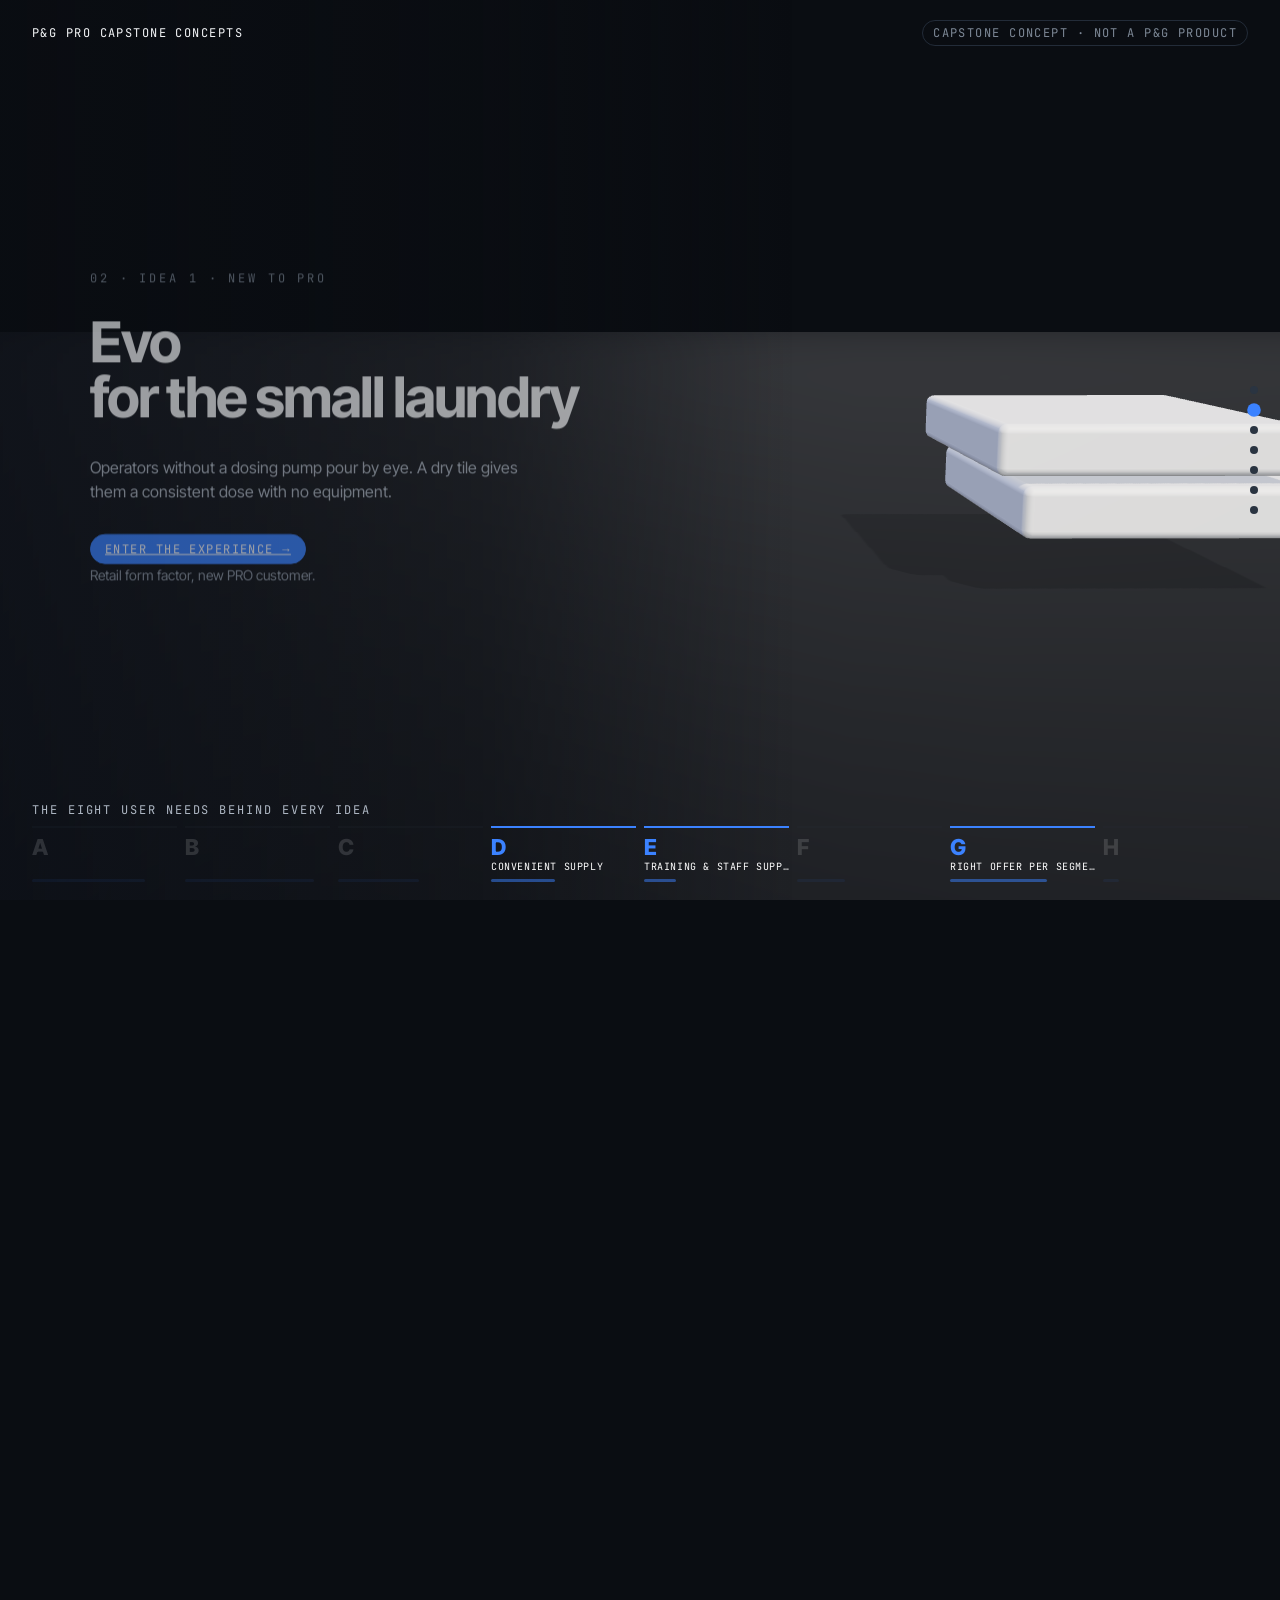
<file: index.html>
<!doctype html><html lang="en"><head><meta charset="utf-8"><meta name="viewport" content="width=device-width,initial-scale=1"><title>Five concepts for P&G PRO</title>
<link rel="stylesheet" href="css/site.css">
<script type="importmap">{"imports":{"three":"./vendor/three.module.js"}}</script></head><body>
<script type="module">import {boot} from './js/engine.js';import ch from './js/chapters/hub.js';boot(ch,{root:'./'});</script></body></html>
</file>
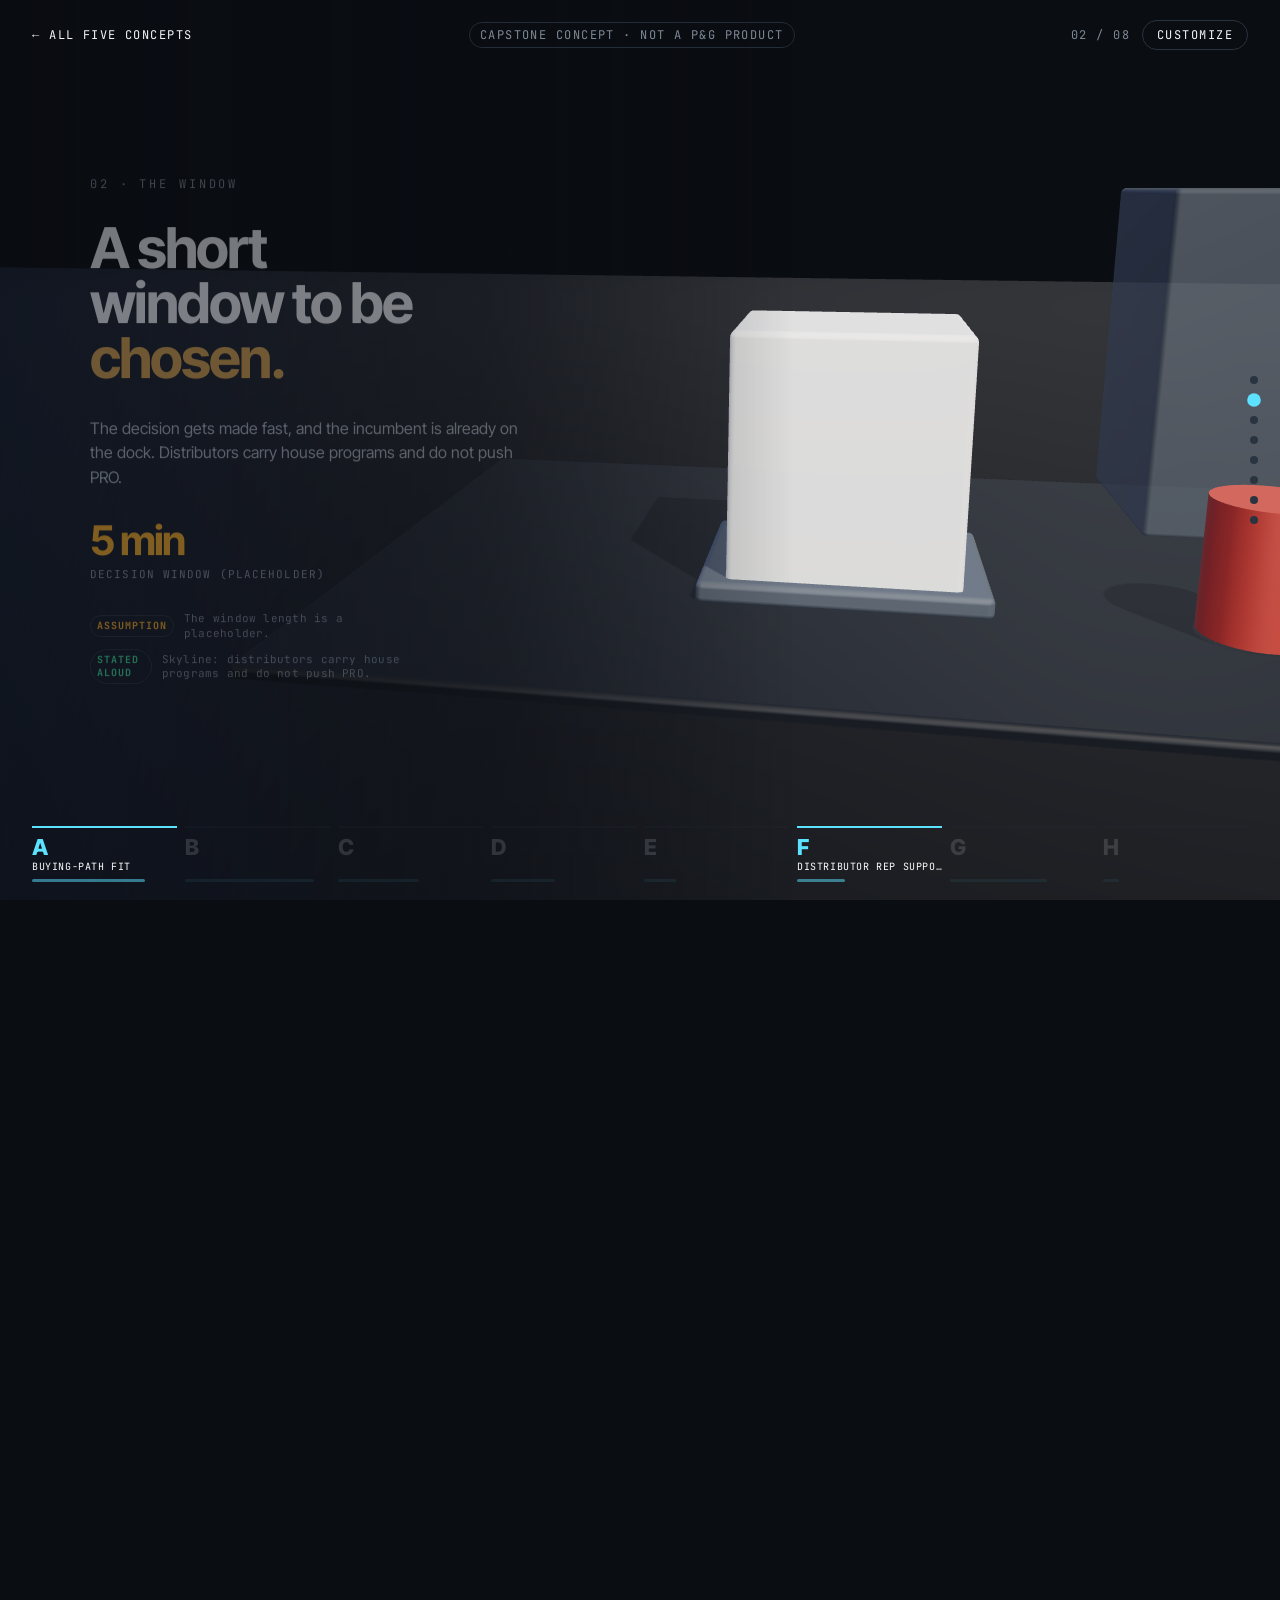
<file: chemistry-at-install/index.html>
<!doctype html><html lang="en"><head><meta charset="utf-8"><meta name="viewport" content="width=device-width,initial-scale=1"><title>Concept</title>
<link rel="stylesheet" href="../css/site.css">
<script type="importmap">{"imports":{"three":"../vendor/three.module.js"}}</script></head><body>
<script type="module">import {boot} from '../js/engine.js';import ch from '../js/chapters/install.js';boot(ch,{root:'../'});</script></body></html>
</file>
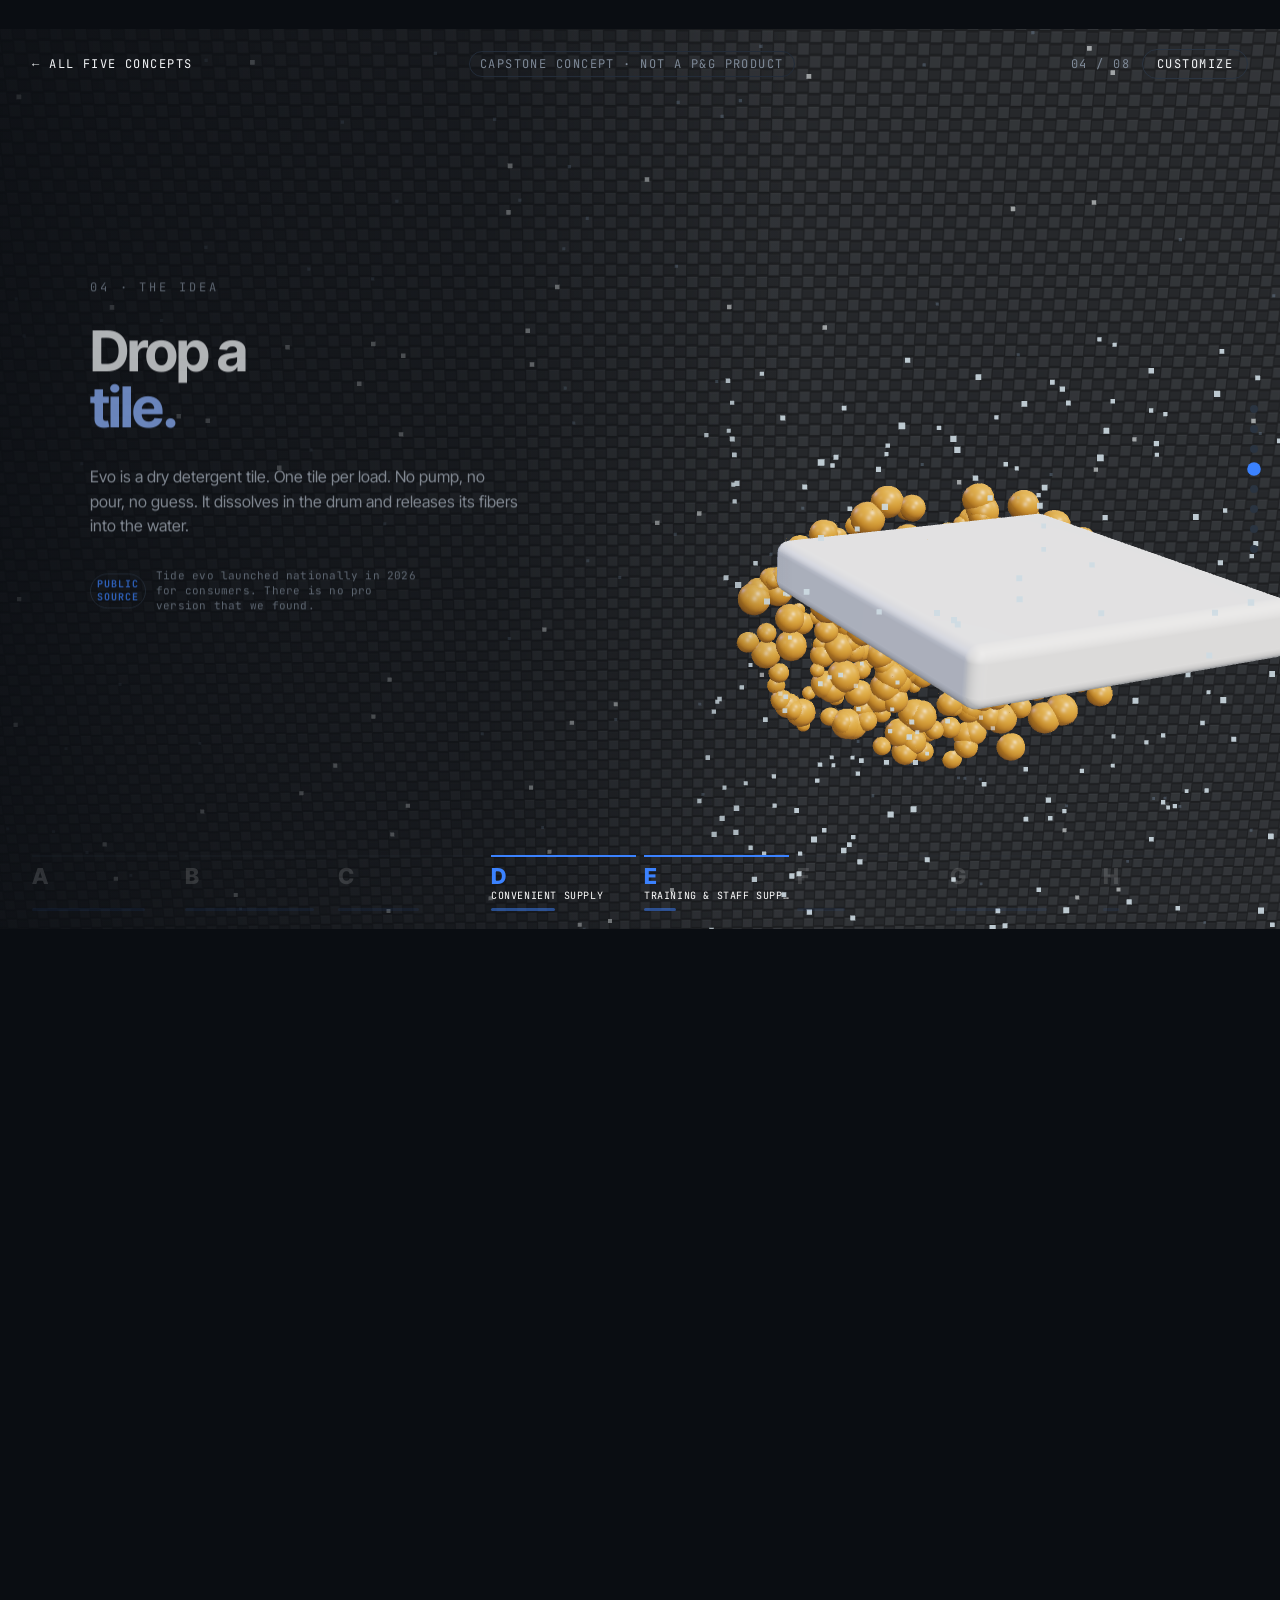
<file: evo/index.html>
<!doctype html><html lang="en"><head><meta charset="utf-8"><meta name="viewport" content="width=device-width,initial-scale=1"><title>Concept</title>
<link rel="stylesheet" href="../css/site.css">
<script type="importmap">{"imports":{"three":"../vendor/three.module.js"}}</script></head><body>
<script type="module">import {boot} from '../js/engine.js';import ch from '../js/chapters/evo.js';boot(ch,{root:'../'});</script></body></html>
</file>
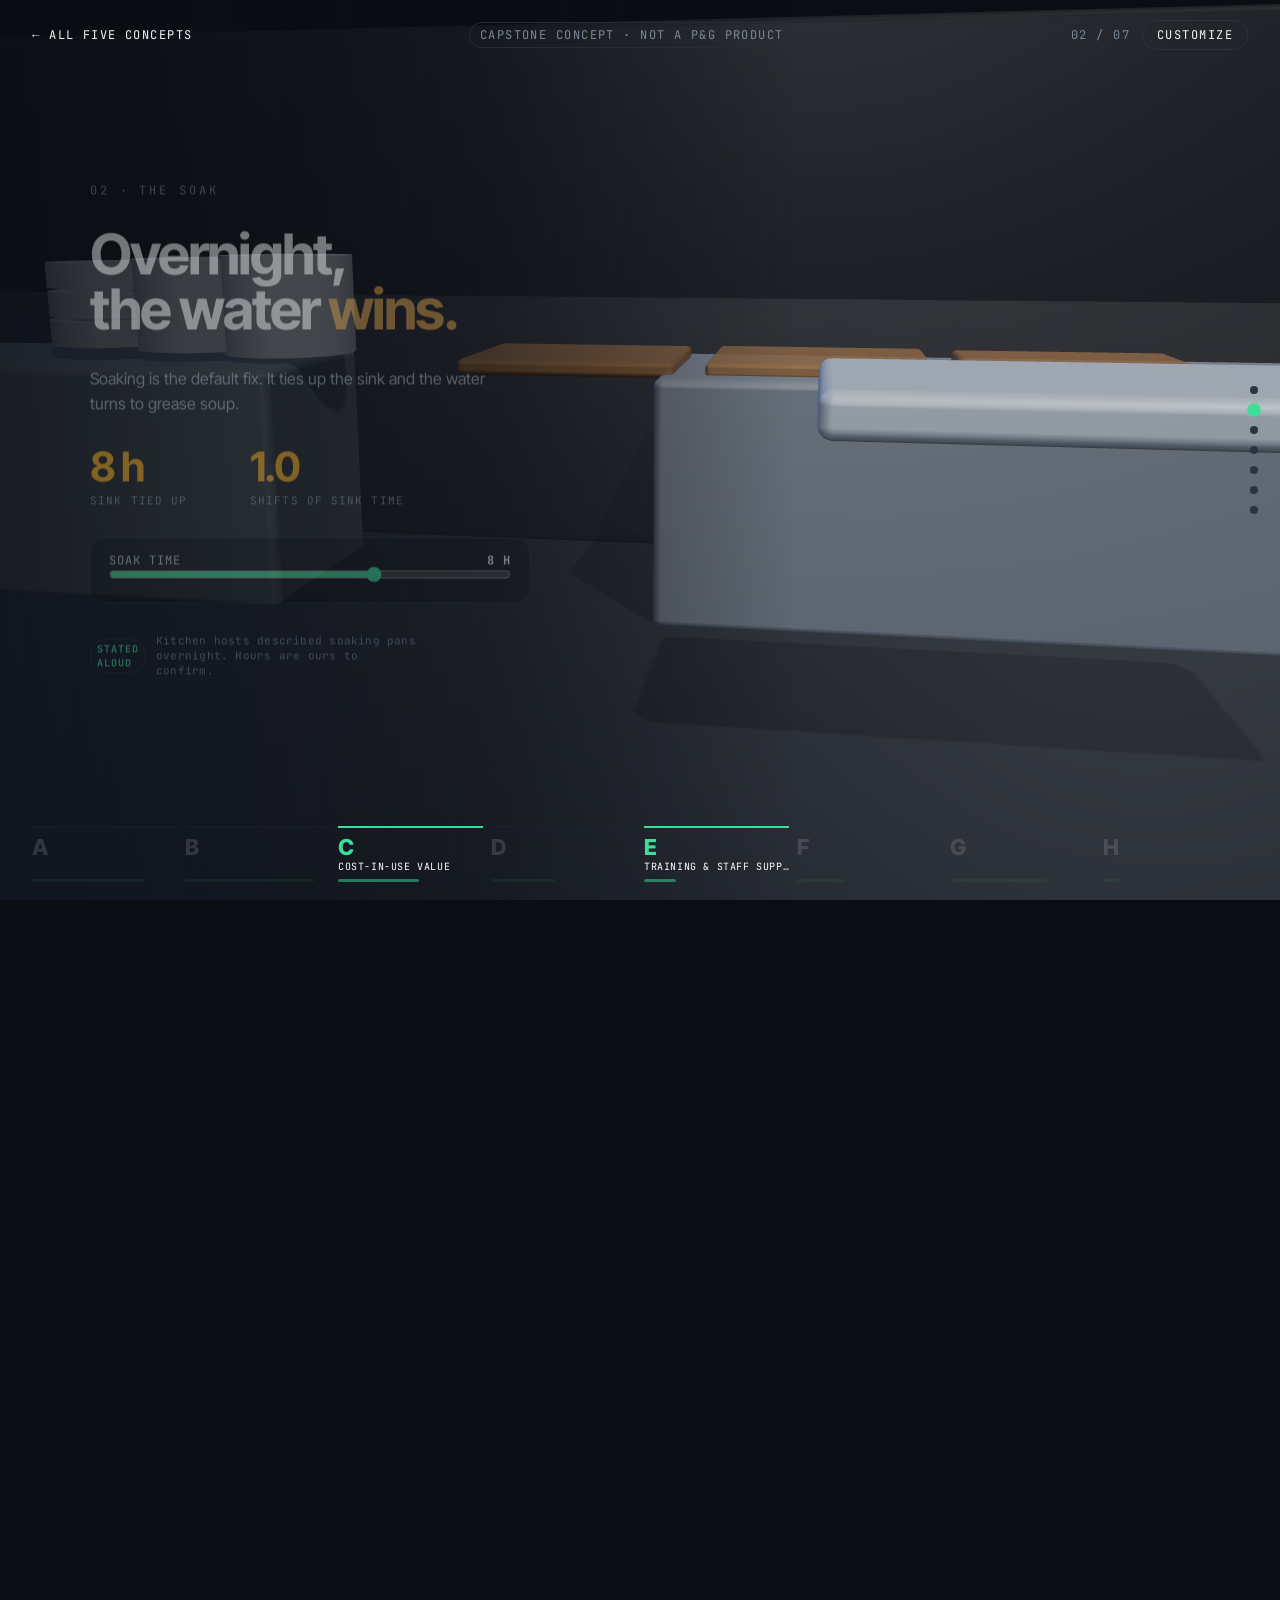
<file: power-wash-station/index.html>
<!doctype html><html lang="en"><head><meta charset="utf-8"><meta name="viewport" content="width=device-width,initial-scale=1"><title>Concept</title>
<link rel="stylesheet" href="../css/site.css">
<script type="importmap">{"imports":{"three":"../vendor/three.module.js"}}</script></head><body>
<script type="module">import {boot} from '../js/engine.js';import ch from '../js/chapters/powerwash.js';boot(ch,{root:'../'});</script></body></html>
</file>
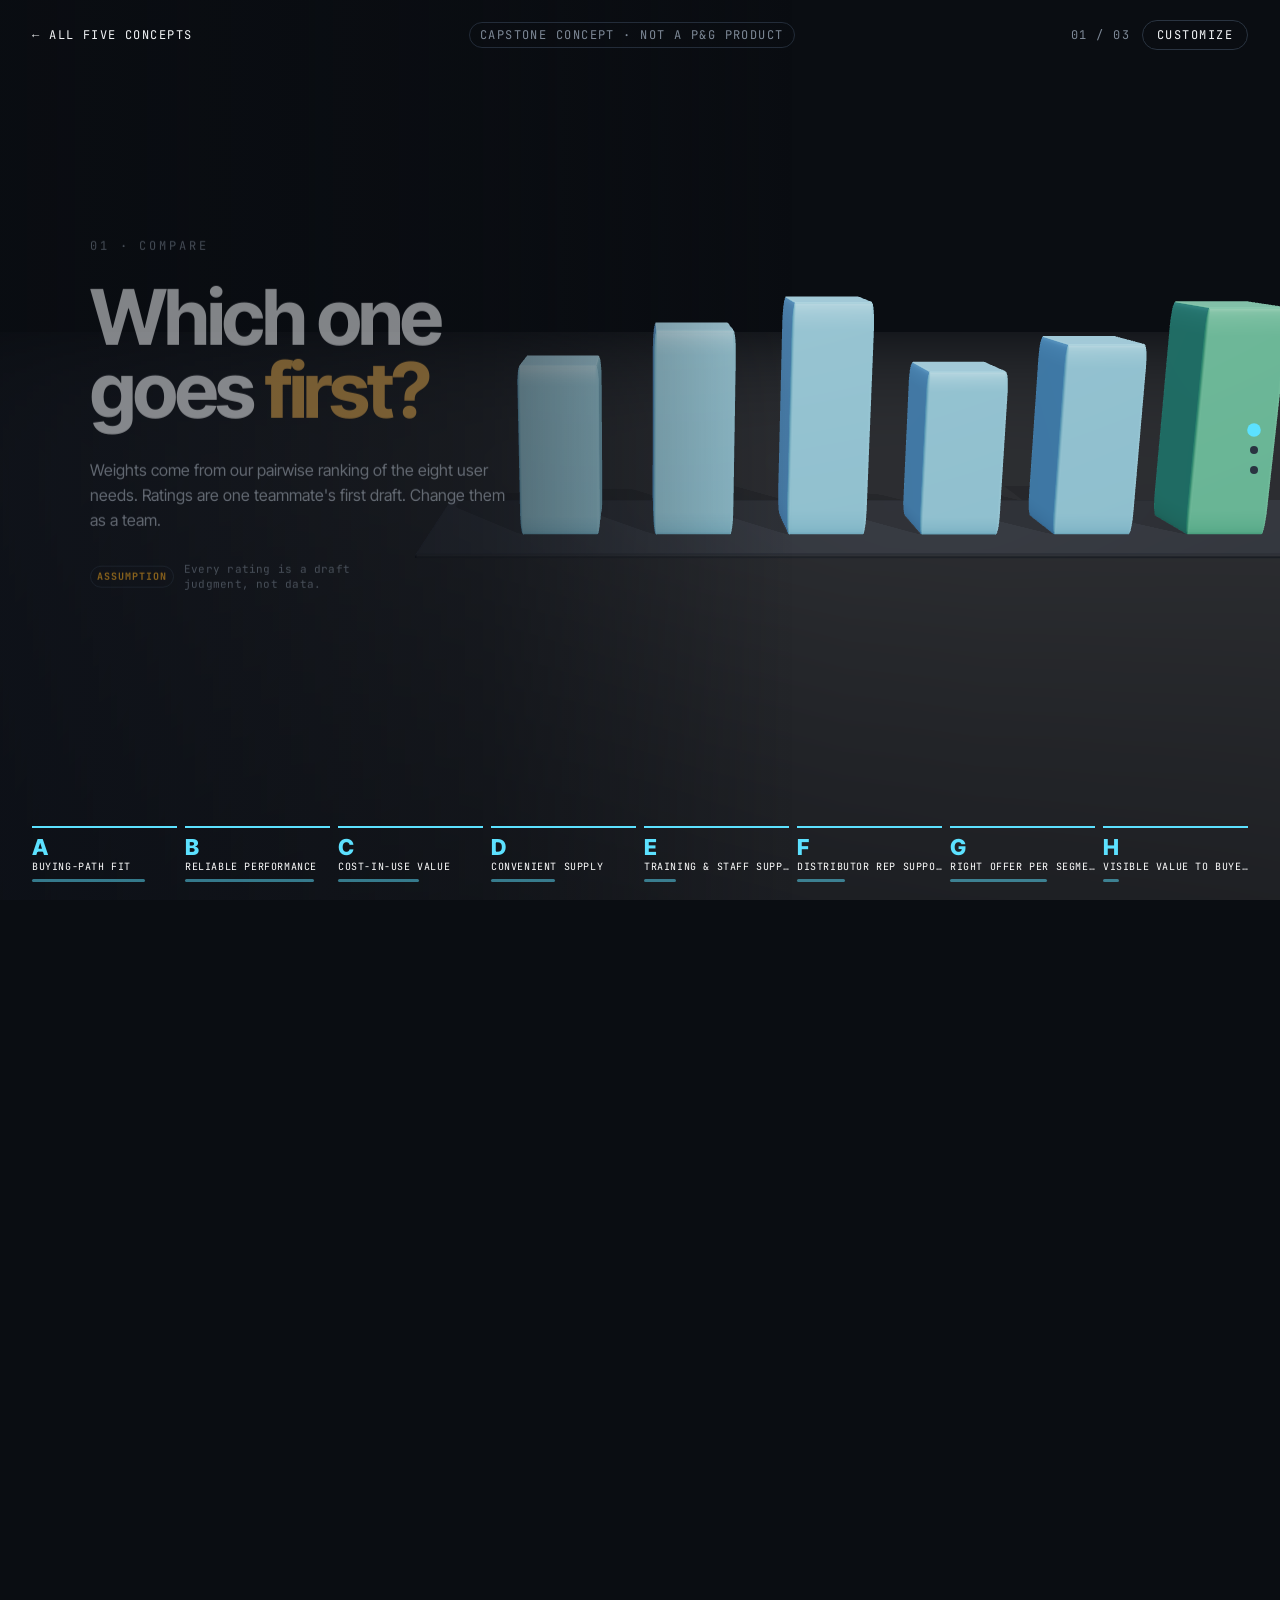
<file: scorecard/index.html>
<!doctype html><html lang="en"><head><meta charset="utf-8"><meta name="viewport" content="width=device-width,initial-scale=1"><title>Concept</title>
<link rel="stylesheet" href="../css/site.css">
<script type="importmap">{"imports":{"three":"../vendor/three.module.js"}}</script></head><body>
<script type="module">import {boot} from '../js/engine.js';import ch from '../js/chapters/scorecard.js';boot(ch,{root:'../'});</script></body></html>
</file>
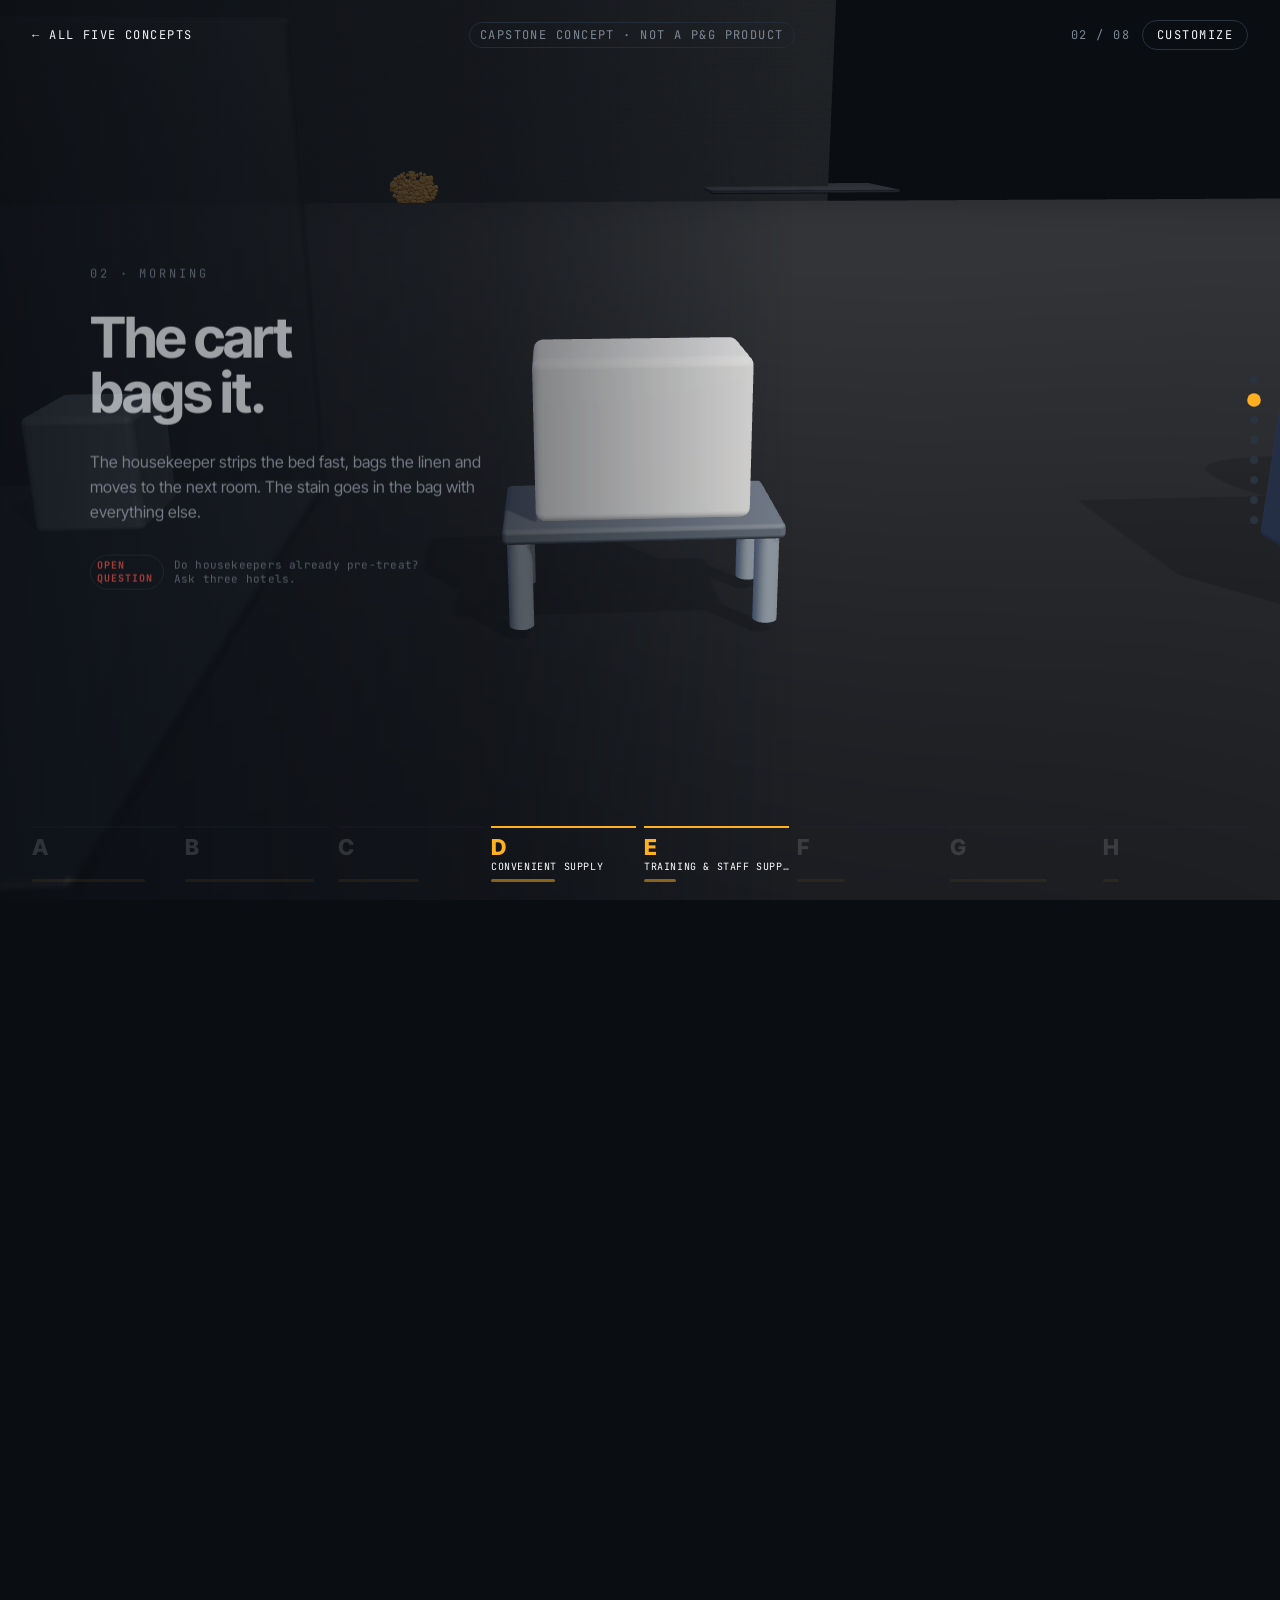
<file: stain-at-source/index.html>
<!doctype html><html lang="en"><head><meta charset="utf-8"><meta name="viewport" content="width=device-width,initial-scale=1"><title>Concept</title>
<link rel="stylesheet" href="../css/site.css">
<script type="importmap">{"imports":{"three":"../vendor/three.module.js"}}</script></head><body>
<script type="module">import {boot} from '../js/engine.js';import ch from '../js/chapters/stain.js';boot(ch,{root:'../'});</script></body></html>
</file>
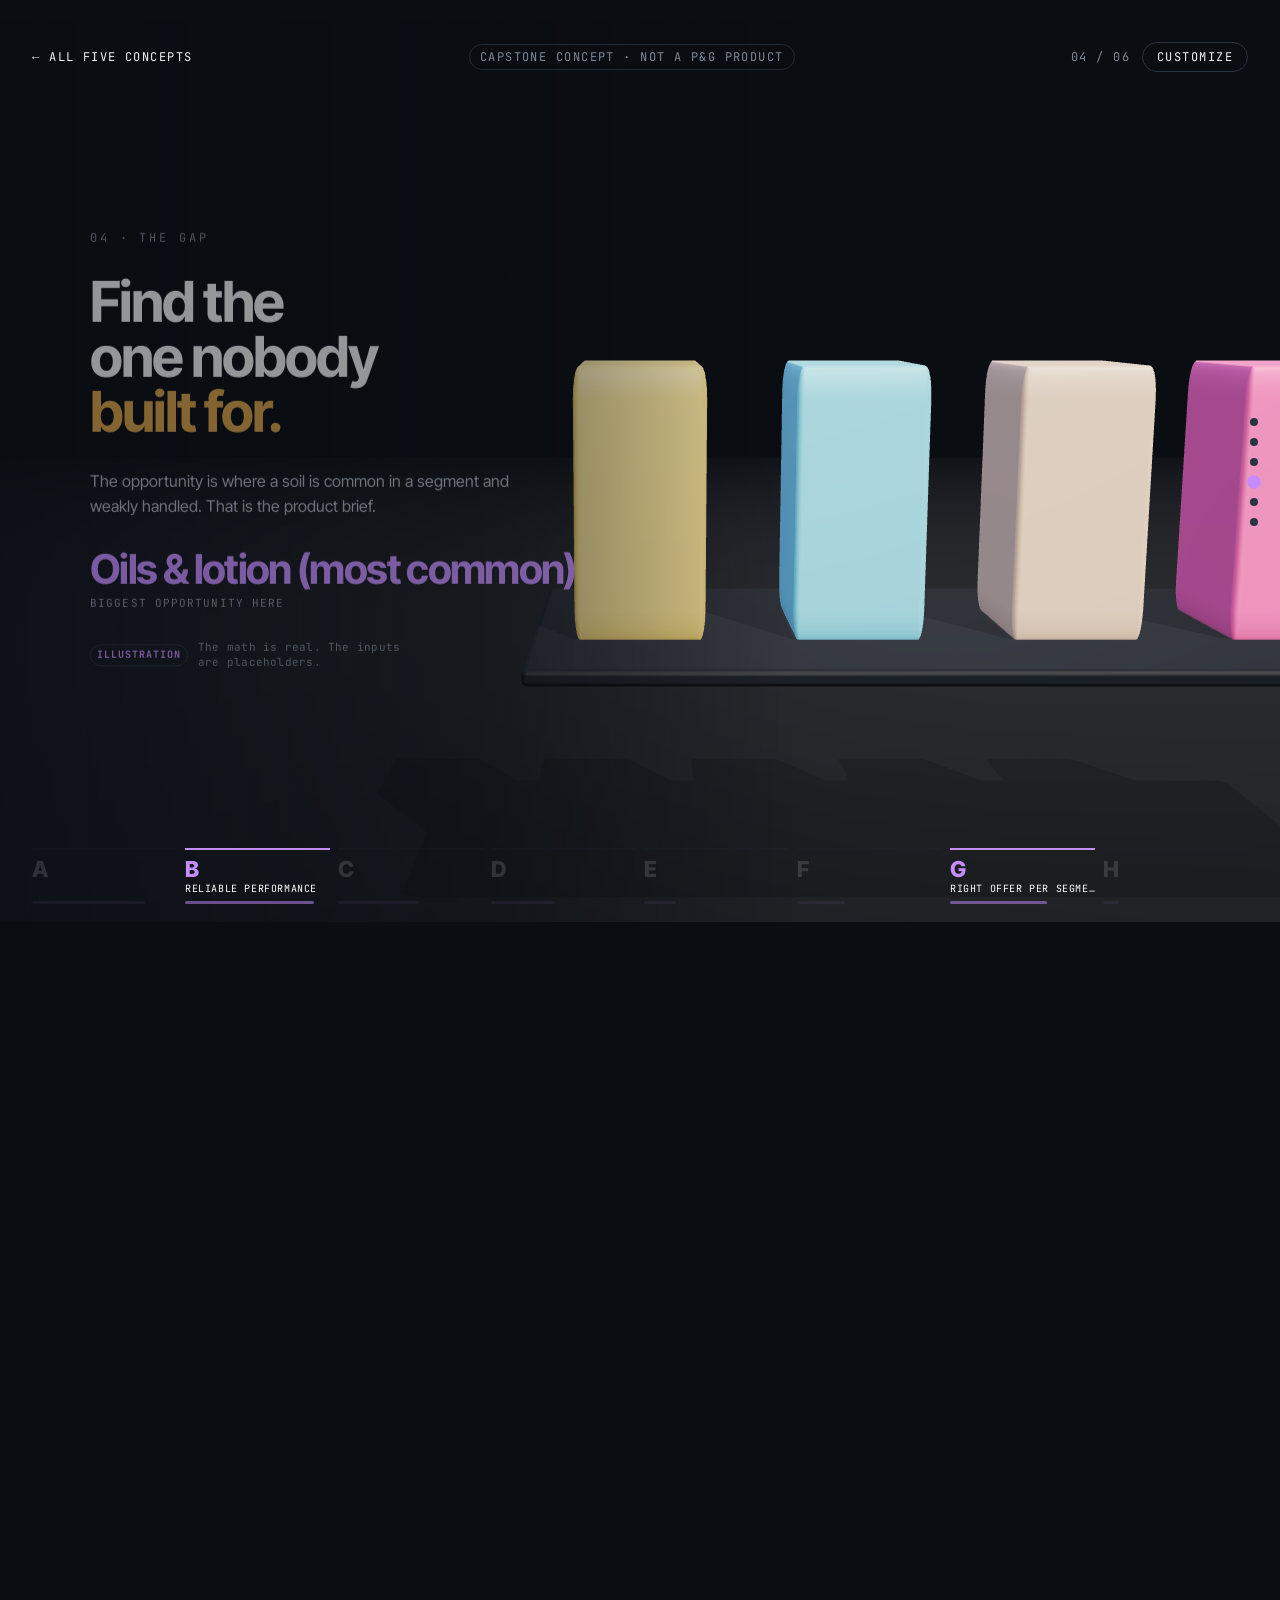
<file: towel-autopsy/index.html>
<!doctype html><html lang="en"><head><meta charset="utf-8"><meta name="viewport" content="width=device-width,initial-scale=1"><title>Concept</title>
<link rel="stylesheet" href="../css/site.css">
<script type="importmap">{"imports":{"three":"../vendor/three.module.js"}}</script></head><body>
<script type="module">import {boot} from '../js/engine.js';import ch from '../js/chapters/towel.js';boot(ch,{root:'../'});</script></body></html>
</file>
<file: css/site.css>
@font-face{font-family:"Inter Tight";src:url("../vendor/fonts/inter-tight-latin-wght-normal.woff2") format("woff2");font-weight:100 900;font-display:swap}
@font-face{font-family:"JBM";src:url("../vendor/fonts/jetbrains-mono-latin-400-normal.woff2") format("woff2");font-weight:400}
@font-face{font-family:"JBM";src:url("../vendor/fonts/jetbrains-mono-latin-700-normal.woff2") format("woff2");font-weight:700}
:root{--ink:#0a0d12;--panel:#131923;--line:#2a3441;--txt:#f3f5f7;--dim:#8b95a3;--acc:#3b82ff;--amber:#ffb020;--mint:#3ddc97;--red:#ff5a4f}
*{box-sizing:border-box;margin:0;padding:0}
html,body{background:var(--ink);color:var(--txt);font-family:"Inter Tight",system-ui,sans-serif}
body{overflow-x:hidden}
canvas#gl{position:fixed;inset:0;width:100vw;height:100vh;display:block;z-index:0}
#hud{position:fixed;inset:0;z-index:2;pointer-events:none}
#spacer{width:1px}
.mono{font-family:JBM,ui-monospace,monospace;letter-spacing:.04em}
/* top bar */
.top{position:absolute;top:0;left:0;right:0;display:flex;justify-content:space-between;align-items:center;padding:20px 32px;font:12px/1 JBM,monospace;letter-spacing:.12em;text-transform:uppercase;color:var(--dim)}
.top a{color:var(--txt);text-decoration:none;pointer-events:auto}
.top a:hover{color:var(--acc)}
.top .badge{border:1px solid var(--line);padding:6px 10px;border-radius:99px}
.top .right{display:flex;gap:12px;align-items:center;pointer-events:auto}
.btn{background:transparent;color:var(--txt);border:1px solid var(--line);padding:8px 14px;border-radius:99px;font:12px/1 JBM,monospace;letter-spacing:.12em;text-transform:uppercase;cursor:pointer;pointer-events:auto}
.btn:hover{border-color:var(--acc);color:var(--acc)}
.btn.on{background:var(--acc);border-color:var(--acc);color:#fff}
/* scenes */
.scene{position:absolute;left:6vw;right:6vw;top:0;bottom:130px;display:flex;flex-direction:column;justify-content:center;gap:20px;opacity:0;visibility:hidden;will-change:opacity,transform}
.scene.r{left:46vw}.scene.l{right:46vw}.scene.c{align-items:center;text-align:center;left:10vw;right:10vw}
.scene.b{justify-content:flex-end;padding-bottom:20px}
.kick{font:12px/1 JBM,monospace;letter-spacing:.2em;text-transform:uppercase;color:var(--acc)}
.scene h1,.scene h2{font-weight:800;letter-spacing:-.045em;line-height:.88;font-size:clamp(52px,8.4vw,150px);text-wrap:balance}
.scene h2{font-size:clamp(40px,5.8vw,104px)}
.scene .sub{font-size:clamp(17px,1.5vw,24px);line-height:1.35;color:#c5ccd6;max-width:34em;font-weight:450}
.scene em{font-style:normal;color:var(--amber)} .scene strong{color:var(--acc);font-weight:700}
.big{font:800 clamp(60px,9vw,160px)/.9 "Inter Tight";letter-spacing:-.05em}
.read{display:flex;gap:28px;flex-wrap:wrap;align-items:flex-end}
.read div{min-width:120px}.read .n{font:800 clamp(34px,4vw,64px)/1 "Inter Tight";letter-spacing:-.04em}.read .l{font:11px/1.3 JBM,monospace;letter-spacing:.1em;text-transform:uppercase;color:var(--dim);margin-top:6px}
.n.bad{color:var(--amber)}.n.good{color:var(--mint)}.n.acc{color:var(--acc)}
.inl{display:flex;flex-direction:column;gap:8px;max-width:520px;pointer-events:auto;background:rgba(19,25,35,.78);backdrop-filter:blur(8px);border:1px solid var(--line);padding:14px 16px;border-radius:14px}
.inl label{display:flex;justify-content:space-between;font:12px/1 JBM,monospace;letter-spacing:.08em;text-transform:uppercase;color:#c5ccd6}
.inl label b{color:var(--txt)}
input[type=range]{width:100%;accent-color:var(--acc)}
.row{display:flex;gap:10px;flex-wrap:wrap;pointer-events:auto}
.pill{font:10.5px/1 JBM,monospace;letter-spacing:.1em;text-transform:uppercase;padding:6px 9px;border-radius:99px;border:1px solid var(--line);color:#c5ccd6;background:rgba(10,13,18,.6);display:inline-flex;gap:8px;align-items:center;max-width:46em;line-height:1.35;text-transform:none;letter-spacing:.02em}
.pill b{font-weight:700;letter-spacing:.1em;text-transform:uppercase;font-size:10px}
.pill.stated b{color:var(--mint)}.pill.public b{color:var(--acc)}.pill.assume b{color:var(--amber)}.pill.illus b{color:#c58cff}.pill.open b{color:var(--red)}
.chips{display:flex;gap:10px;flex-wrap:wrap;pointer-events:auto}
.chip{border:1px solid var(--line);border-radius:12px;padding:10px 14px;font:13px/1.3 "Inter Tight";cursor:pointer;background:rgba(19,25,35,.78);color:#fff}
.chip.on{background:var(--acc);border-color:var(--acc)}
/* pins */
.pin{position:absolute;left:0;top:0;font:11px/1.3 JBM,monospace;letter-spacing:.06em;text-transform:uppercase;color:#fff;background:rgba(10,13,18,.8);border:1px solid var(--acc);padding:6px 9px;border-radius:6px;white-space:nowrap;opacity:0;transform:translate(-50%,-130%)}
.pin:after{content:"";position:absolute;left:50%;top:100%;width:1px;height:14px;background:var(--acc)}
/* needs meter */
.needs{position:absolute;left:32px;right:32px;bottom:22px;display:flex;gap:8px;align-items:flex-end;pointer-events:auto}
.need{flex:1;border-top:2px solid var(--line);padding-top:8px;opacity:.38;transition:opacity .3s,border-color .3s;cursor:default;min-width:0}
.need b{font:800 22px/1 "Inter Tight";display:block}.need span{font:10px/1.25 JBM,monospace;letter-spacing:.06em;text-transform:uppercase;color:var(--dim);display:block;white-space:nowrap;overflow:hidden;text-overflow:ellipsis;margin-top:3px}
.need.on{opacity:1;border-color:var(--acc)}.need.on b{color:var(--acc)}.need.on span{color:#fff}
.need i{display:block;height:3px;background:var(--acc);margin-top:6px;opacity:.9;border-radius:2px}
.needs-title{position:absolute;left:32px;bottom:92px;font:10.5px/1 JBM,monospace;letter-spacing:.16em;text-transform:uppercase;color:var(--dim)}
/* rail */
.rail{position:absolute;right:22px;top:50%;transform:translateY(-50%);display:flex;flex-direction:column;gap:12px;pointer-events:auto}
.rail i{width:8px;height:8px;border-radius:50%;background:var(--line);cursor:pointer;transition:all .3s}.rail i.on{background:var(--acc);transform:scale(1.7)}
/* drawer */
.drawer{position:absolute;top:0;right:0;bottom:0;width:380px;background:rgba(14,18,25,.96);border-left:1px solid var(--line);padding:84px 24px 24px;overflow:auto;transform:translateX(100%);transition:transform .35s;pointer-events:auto}
.drawer.open{transform:none}
.drawer h3{font:12px/1 JBM,monospace;letter-spacing:.16em;text-transform:uppercase;color:var(--acc);margin-bottom:16px}
.ctl{margin-bottom:18px}.ctl .t{display:flex;justify-content:space-between;font:12px/1.3 JBM,monospace;letter-spacing:.06em;text-transform:uppercase;color:#c5ccd6;margin-bottom:6px;gap:10px}.ctl .t b{color:#fff;white-space:nowrap}
.ctl .note{font-size:12px;line-height:1.4;color:var(--dim);margin-top:5px}
.ctl select{width:100%;background:var(--panel);color:#fff;border:1px solid var(--line);padding:8px;border-radius:8px;font:13px "Inter Tight"}
.drawer .acts{display:flex;gap:8px;flex-wrap:wrap;margin-top:8px}
[contenteditable=true]{outline:1px dashed var(--amber);outline-offset:6px;cursor:text}
/* logic */
.logic{position:absolute;left:5vw;right:5vw;top:76px;bottom:130px;display:flex;flex-direction:column;justify-content:center;gap:16px;opacity:0;visibility:hidden;overflow:auto}
.logic h2{font-weight:800;font-size:clamp(34px,4.4vw,72px);letter-spacing:-.045em;line-height:.92}
.lgrid{display:grid;grid-template-columns:repeat(4,1fr);gap:12px;pointer-events:auto}
.lc{background:rgba(14,18,25,.95);border:1px solid var(--line);border-radius:14px;padding:16px;font-size:14px;line-height:1.4;color:#d5dbe3}
.lc h4{font:11px/1 JBM,monospace;letter-spacing:.14em;text-transform:uppercase;color:var(--acc);margin-bottom:10px}
.lc ul{padding-left:16px}.lc li{margin-bottom:6px}
.lc .pill{margin:2px 0 6px;display:flex}
.lc.warn h4{color:var(--amber)}
.mob{display:none}
@media (max-width:900px){.mob{display:flex;position:fixed;inset:0;z-index:99;background:var(--ink);color:#fff;align-items:center;justify-content:center;text-align:center;padding:40px;font:800 28px/1.1 "Inter Tight"}}
.notice{position:absolute;left:32px;bottom:112px;font:10.5px/1.4 JBM,monospace;letter-spacing:.06em;color:var(--dim);text-transform:uppercase}
.tbl{pointer-events:auto;width:100%;max-width:1200px;background:rgba(14,18,25,.94);border:1px solid var(--line);border-radius:14px;padding:12px 16px;overflow:auto}
.tbl table{width:100%;border-collapse:collapse;font-size:14px}
.tbl th{font:11px/1.2 JBM,monospace;letter-spacing:.06em;text-transform:uppercase;color:var(--dim);padding:6px 8px;text-align:center;font-weight:400}
.tbl td{padding:3px 8px;text-align:center;border-top:1px solid #1b2431}
.tbl td.rl{text-align:left;color:#d5dbe3;white-space:nowrap}.tbl td.rl b{color:var(--acc);margin-right:4px}.tbl .wv{color:var(--dim);font:11px JBM,monospace;margin-left:6px}
.tbl select{background:var(--panel);color:#fff;border:1px solid var(--line);border-radius:6px;padding:3px 6px;font:13px "Inter Tight"}
.tbl .allc{background:rgba(61,220,151,.07);color:var(--mint)}
.tbl tr.tot td{font:800 22px "Inter Tight";color:#fff;border-top:2px solid var(--line)}.tbl tr.tot td.rl{font:12px JBM,monospace;color:var(--dim)}
.scene.c .tbl{margin-top:6px}

.scene.c{padding-top:64px}
.top{z-index:5}
/* ---- calmer, more spacious pass ---- */
.scene{left:7vw;gap:30px}
.scene.l{right:54vw}.scene.r{left:54vw}
.scene h1{font-size:clamp(44px,6vw,108px);line-height:.95;letter-spacing:-.04em;font-weight:700}
.scene h2{font-size:clamp(36px,4.4vw,78px);line-height:.98;letter-spacing:-.035em;font-weight:700}
.scene .sub{font-size:clamp(16px,1.25vw,20px);line-height:1.55;color:#aeb7c3;max-width:27em;font-weight:400}
.scene em{color:#d9a24a}.scene strong{color:#8fb4ff}
.kick{color:#7d8896;letter-spacing:.24em}
.read .n{font-size:clamp(30px,3.2vw,52px);font-weight:700}.read{gap:40px}
.inl{background:rgba(10,13,18,.55);border:1px solid #232c39;padding:16px 18px;gap:12px;max-width:440px}
.pill{background:transparent;border:0;padding:0;color:#7d8896;font-size:11px;max-width:30em}
.pill b{border:1px solid #2a3441;padding:3px 6px;border-radius:99px;margin-right:2px}
.row{gap:8px 18px;flex-direction:column;align-items:flex-start}
.needs-title{display:none}
.needs{bottom:18px}
.need{opacity:.14}.need.on{opacity:1}.need span{opacity:0}.need.on span{opacity:1}.need i{opacity:.5}
.pin{opacity:0;background:rgba(10,13,18,.7);border-color:#3a4658;font-size:10px}
.pin:after{background:#3a4658}
.top{color:#7d8896}.top .badge{border-color:#232c39}
.lc{font-size:13.5px}.logic h2{font-size:clamp(30px,3.6vw,56px)}
.logic{top:90px;gap:22px}.lgrid{gap:16px}
#hud::before{content:"";position:absolute;inset:0;background:linear-gradient(90deg,rgba(10,13,18,.82) 0%,rgba(10,13,18,.5) 38%,rgba(10,13,18,0) 62%);pointer-events:none}
.scene{padding-top:76px}
.home .needs-title{display:block;color:#aeb7c3;font-size:12px;bottom:84px}
.home #hud::before,.home::before{background:linear-gradient(90deg,rgba(10,13,18,.96) 0%,rgba(10,13,18,.9) 40%,rgba(10,13,18,.35) 62%,rgba(10,13,18,0) 80%)}
/* ---- cinematic ("live 3D hero") mode ---- */
.cine::before{background:linear-gradient(0deg,rgba(6,8,12,.78) 0%,rgba(6,8,12,.35) 28%,rgba(6,8,12,0) 55%)!important}
.cine .needs,.cine .needs-title,.cine .pin,.cine .badge{display:none}
.cine .scene{left:7vw;right:7vw;top:auto;bottom:11vh;padding-top:0;justify-content:flex-end;gap:14px}
.cine .scene h1,.cine .scene h2{font-weight:200;font-size:clamp(40px,5.6vw,96px);letter-spacing:-.02em;line-height:1.02}
.cine .scene .sub{font-weight:300;font-size:clamp(15px,1.3vw,21px);color:#d4d8de;max-width:34em}
.cine .kick{display:none}
.cine em{color:#f1c27d}
.cine .rail{right:28px}
.cine .scene .btn{align-self:flex-start;margin-top:8px}
#vig{position:fixed;inset:0;z-index:1;pointer-events:none;background:radial-gradient(ellipse at center,rgba(0,0,0,0) 55%,rgba(0,0,0,.55) 100%)}
.cine .top .right{display:none}
</file>
